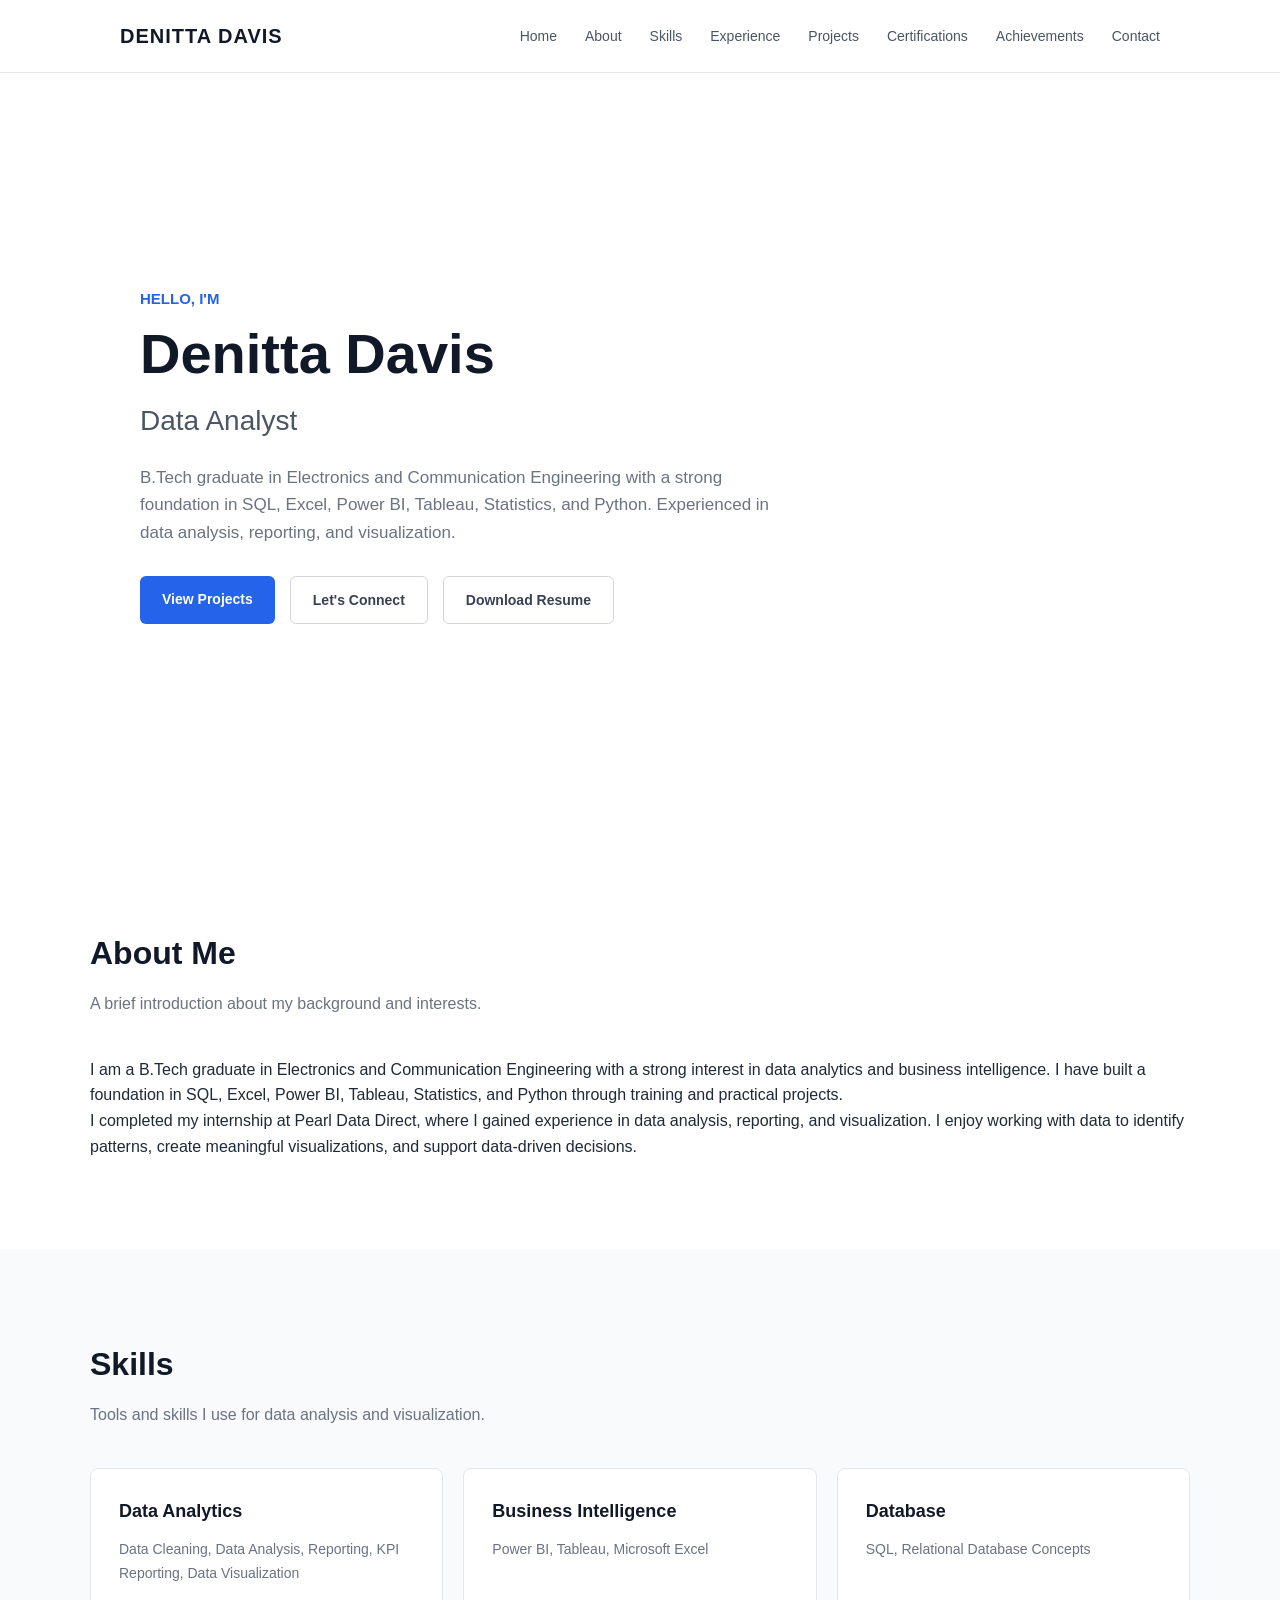
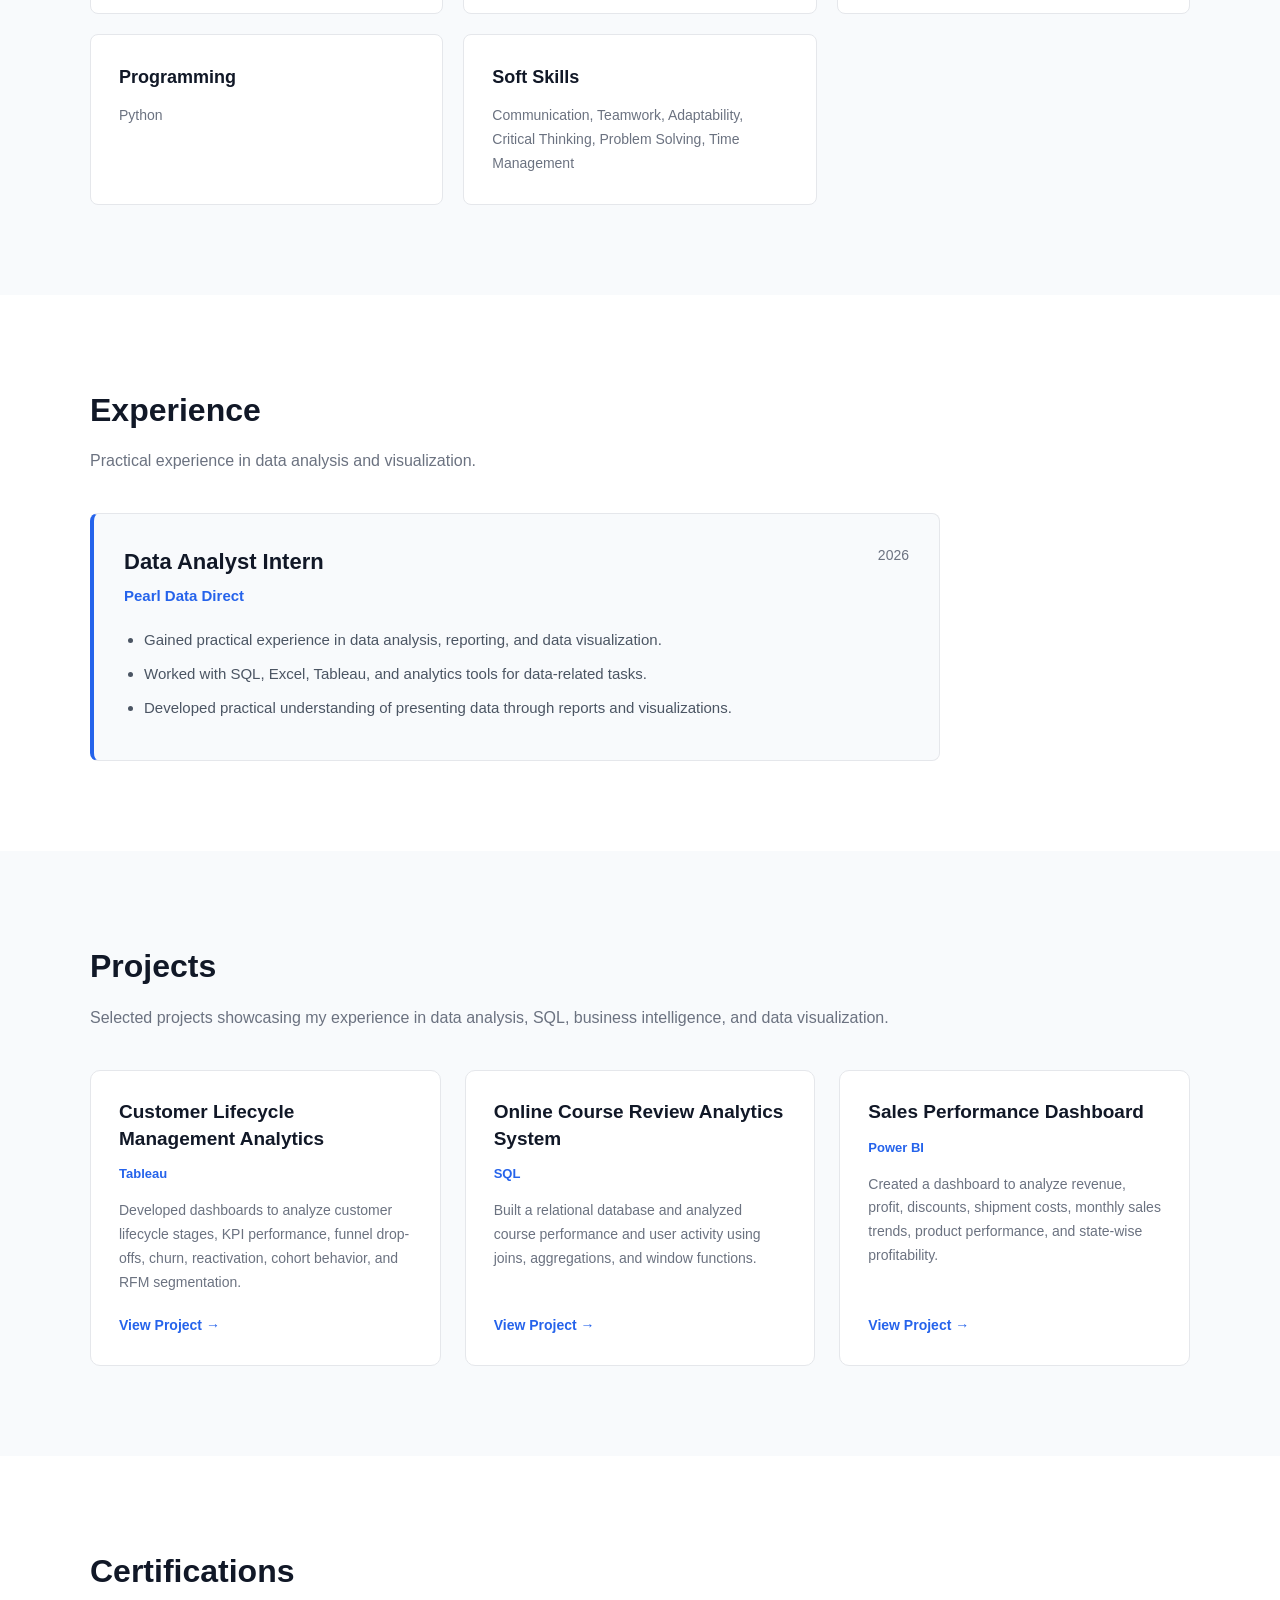
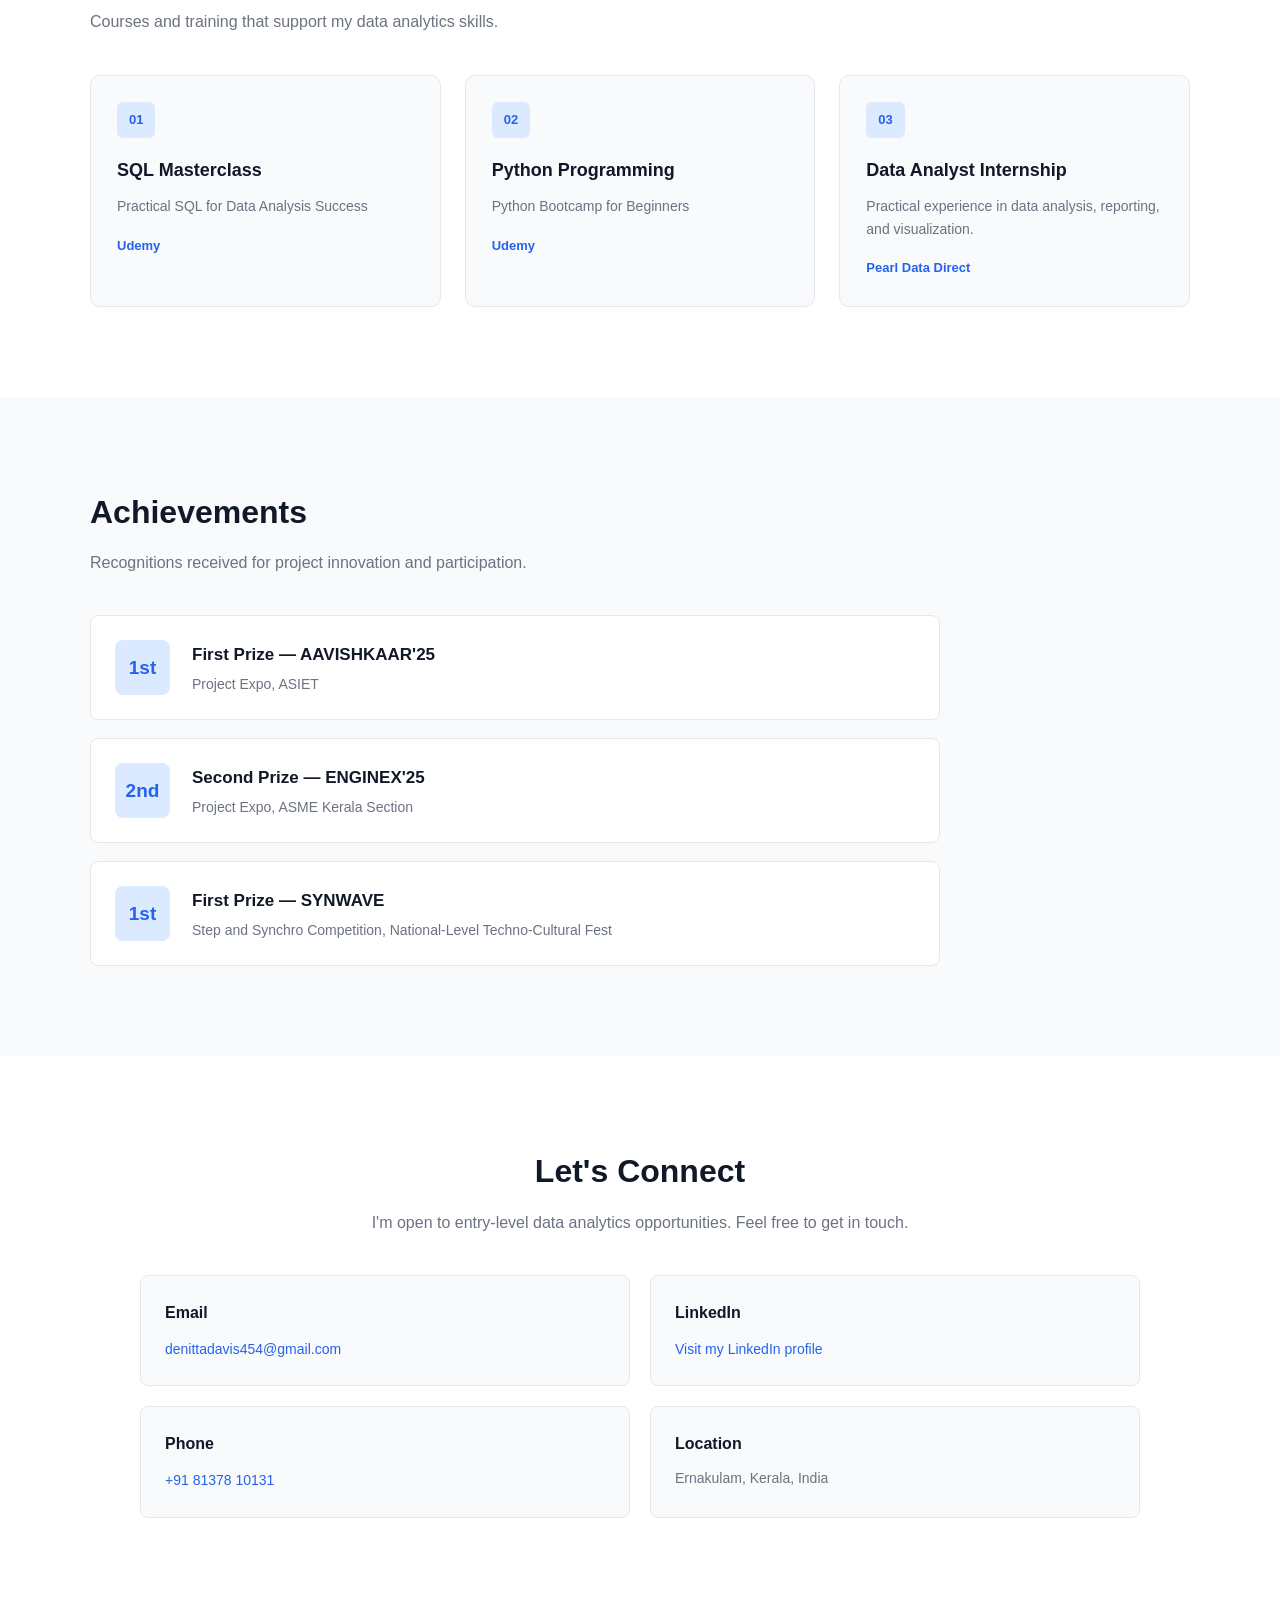
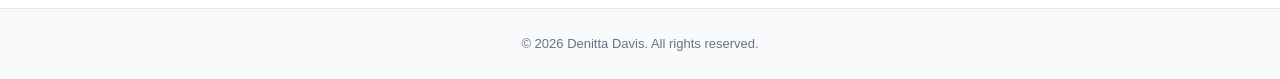
<file: index.html>
<!DOCTYPE html>
<html lang="en">
<head>
    <meta charset="UTF-8">
    <meta name="viewport" content="width=device-width, initial-scale=1.0">
    <title>Denitta Davis | Data Analyst</title>
    <link rel="stylesheet" href="style.css">
</head>
<body>

    <header>
        
        <nav>
            <div class="logo">DENITTA DAVIS</div>
            
            <ul class="nav-links">
                <li><a href="#home">Home</a></li>
                <li><a href="#about">About</a></li>
                <li><a href="#skills">Skills</a></li>
                <li><a href="#experience">Experience</a></li>
                <li><a href="#projects">Projects</a></li>
                <li><a href="#certifications">Certifications</a></li>
                <li><a href="#achievements">Achievements</a></li>
                <li><a href="#contact">Contact</a></li>
            </ul>

        </nav>
    </header>
    <section id="home">
    <div class="home-content">

        <p class="intro">HELLO, I'M</p>

        <h1>Denitta Davis</h1>

        <h2>Data Analyst</h2>

        <p class="description">
            B.Tech graduate in Electronics and Communication Engineering
            with a strong foundation in SQL, Excel, Power BI, Tableau,
            Statistics, and Python. Experienced in data analysis,
            reporting, and visualization.
        </p>

        
        <div class="button-group">
            <a href="#projects" class="btn btn-primary">View Projects</a>
            <a href="#contact" class="btn btn-secondary">Let's Connect</a>
            <a href="Denitta-Davis-Resume.pdf"
            class="btn btn-secondary"
            download>Download Resume</a>
        </div>


    </div>
</section>
<section id="about">
    <div class="section-container">

        <h2 class="section-title">About Me</h2>

        <p class="section-subtitle">
            A brief introduction about my background and interests.
        </p>

        <p>
            I am a B.Tech graduate in Electronics and Communication
            Engineering with a strong interest in data analytics and
            business intelligence. I have built a foundation in SQL,
            Excel, Power BI, Tableau, Statistics, and Python through
            training and practical projects.
        </p>

        <p>
            I completed my internship at Pearl Data Direct, where I gained
            experience in data analysis, reporting, and visualization.
            I enjoy working with data to identify patterns, create
            meaningful visualizations, and support data-driven decisions.
        </p>

    </div>
</section>
<section id="skills">
    <div class="section-container">

        <h2 class="section-title">Skills</h2>

        <p class="section-subtitle">
            Tools and skills I use for data analysis and visualization.
        </p>

        <div class="skills-grid">

            <div class="skill-card">
                <h3>Data Analytics</h3>
                <p>
                    Data Cleaning, Data Analysis, Reporting,
                    KPI Reporting, Data Visualization
                </p>
            </div>

            <div class="skill-card">
                <h3>Business Intelligence</h3>
                <p>
                    Power BI, Tableau, Microsoft Excel
                </p>
            </div>

            <div class="skill-card">
                <h3>Database</h3>
                <p>
                    SQL, Relational Database Concepts
                </p>
            </div>

            <div class="skill-card">
                <h3>Programming</h3>
                <p>
                    Python
                </p>
            </div>

            <div class="skill-card">
                <h3>Soft Skills</h3>
                <p>
                    Communication, Teamwork, Adaptability,
                    Critical Thinking, Problem Solving,
                    Time Management
                </p>
            </div>

        </div>

    </div>
</section>

<section id="experience">
    <div class="section-container">

        <h2 class="section-title">Experience</h2>

        <p class="section-subtitle">
            Practical experience in data analysis and visualization.
        </p>

        <div class="experience-card">

            <div class="experience-header">
                <div>
                    <h3>Data Analyst Intern</h3>
                    <p class="company-name">Pearl Data Direct</p>
                </div>

                <span class="experience-date">2026</span>
            </div>

            <ul class="experience-list">
                <li>
                    Gained practical experience in data analysis,
                    reporting, and data visualization.
                </li>

                <li>
                    Worked with SQL, Excel, Tableau, and analytics tools
                    for data-related tasks.
                </li>

                <li>
                    Developed practical understanding of presenting
                    data through reports and visualizations.
                </li>
            </ul>

        </div>

    </div>
</section>

<section id="projects">
    <div class="section-container">

        <h2 class="section-title">Projects</h2>

        <p class="section-subtitle">
            Selected projects showcasing my experience in data analysis,
            SQL, business intelligence, and data visualization.
        </p>

        <div class="projects-grid">

            <div class="project-card">
                <h3>Customer Lifecycle Management Analytics</h3>
                <p class="project-tools">Tableau</p>
                <p>
                    Developed dashboards to analyze customer lifecycle stages,
                    KPI performance, funnel drop-offs, churn, reactivation,
                    cohort behavior, and RFM segmentation.
                </p>
                <a href="#" class="project-link">View Project →</a>
            </div>

            <div class="project-card">
                <h3>Online Course Review Analytics System</h3>
                <p class="project-tools">SQL</p>
                <p>
                    Built a relational database and analyzed course performance
                    and user activity using joins, aggregations, and window
                    functions.
                </p>
                <a href="#" class="project-link">View Project →</a>
            </div>

            <div class="project-card">
                <h3>Sales Performance Dashboard</h3>
                <p class="project-tools">Power BI</p>
                <p>
                    Created a dashboard to analyze revenue, profit, discounts,
                    shipment costs, monthly sales trends, product performance,
                    and state-wise profitability.
                </p>
                <a href="#" class="project-link">View Project →</a>
            </div>

        </div>

    </div>
</section>


<section id="certifications">
    <div class="section-container">

        <h2 class="section-title">Certifications</h2>

        <p class="section-subtitle">
            Courses and training that support my data analytics skills.
        </p>

        <div class="certifications-grid">

            <div class="certification-card">
                <div class="certification-icon">01</div>
                <h3>SQL Masterclass</h3>
                <p>Practical SQL for Data Analysis Success</p>
                <span>Udemy</span>
            </div>

            <div class="certification-card">
                <div class="certification-icon">02</div>
                <h3>Python Programming</h3>
                <p>Python Bootcamp for Beginners</p>
                <span>Udemy</span>
            </div>

            <div class="certification-card">
                <div class="certification-icon">03</div>
                <h3>Data Analyst Internship</h3>
                <p>Practical experience in data analysis, reporting, and visualization.</p>
                <span>Pearl Data Direct</span>
            </div>

        </div>

    </div>
</section>


<section id="achievements">
    <div class="section-container">

        <h2 class="section-title">Achievements</h2>

        <p class="section-subtitle">
            Recognitions received for project innovation and participation.
        </p>

        <div class="achievements-list">

            <div class="achievement-card">
                <div class="achievement-rank">1st</div>
                <div>
                    <h3>First Prize — AAVISHKAAR'25</h3>
                    <p>Project Expo, ASIET</p>
                </div>
            </div>

            <div class="achievement-card">
                <div class="achievement-rank">2nd</div>
                <div>
                    <h3>Second Prize — ENGINEX'25</h3>
                    <p>Project Expo, ASME Kerala Section</p>
                </div>
            </div>

            <div class="achievement-card">
                <div class="achievement-rank">1st</div>
                <div>
                    <h3>First Prize — SYNWAVE</h3>
                    <p>Step and Synchro Competition, National-Level Techno-Cultural Fest</p>
                </div>
            </div>

        </div>

    </div>
</section>


<section id="contact">
    <div class="section-container contact-container">

        <h2 class="section-title">Let's Connect</h2>

        <p class="section-subtitle">
            I'm open to entry-level data analytics opportunities.
            Feel free to get in touch.
        </p>

        <div class="contact-card">

            <div class="contact-item">
                <h3>Email</h3>
                <a href="mailto:denittadavis454@gmail.com">
                    denittadavis454@gmail.com
                </a>
            </div>

            <div class="contact-item">
                <h3>LinkedIn</h3>
                <a href="https://www.linkedin.com/in/denitta-davis/"
                   target="_blank" rel="noopener noreferrer">
                    Visit my LinkedIn profile
                </a>
            </div>

            
            
            <div class="contact-item">
                <h3>Phone</h3>
                <a href="tel:+918137810131">+91 81378 10131</a>
            </div>



            <div class="contact-item">
                <h3>Location</h3>
                <p>Ernakulam, Kerala, India</p>
            </div>

        </div>

    </div>
</section>

<footer>
    <p>© 2026 Denitta Davis. All rights reserved.</p>
</footer>




</body>
</html>
</file>
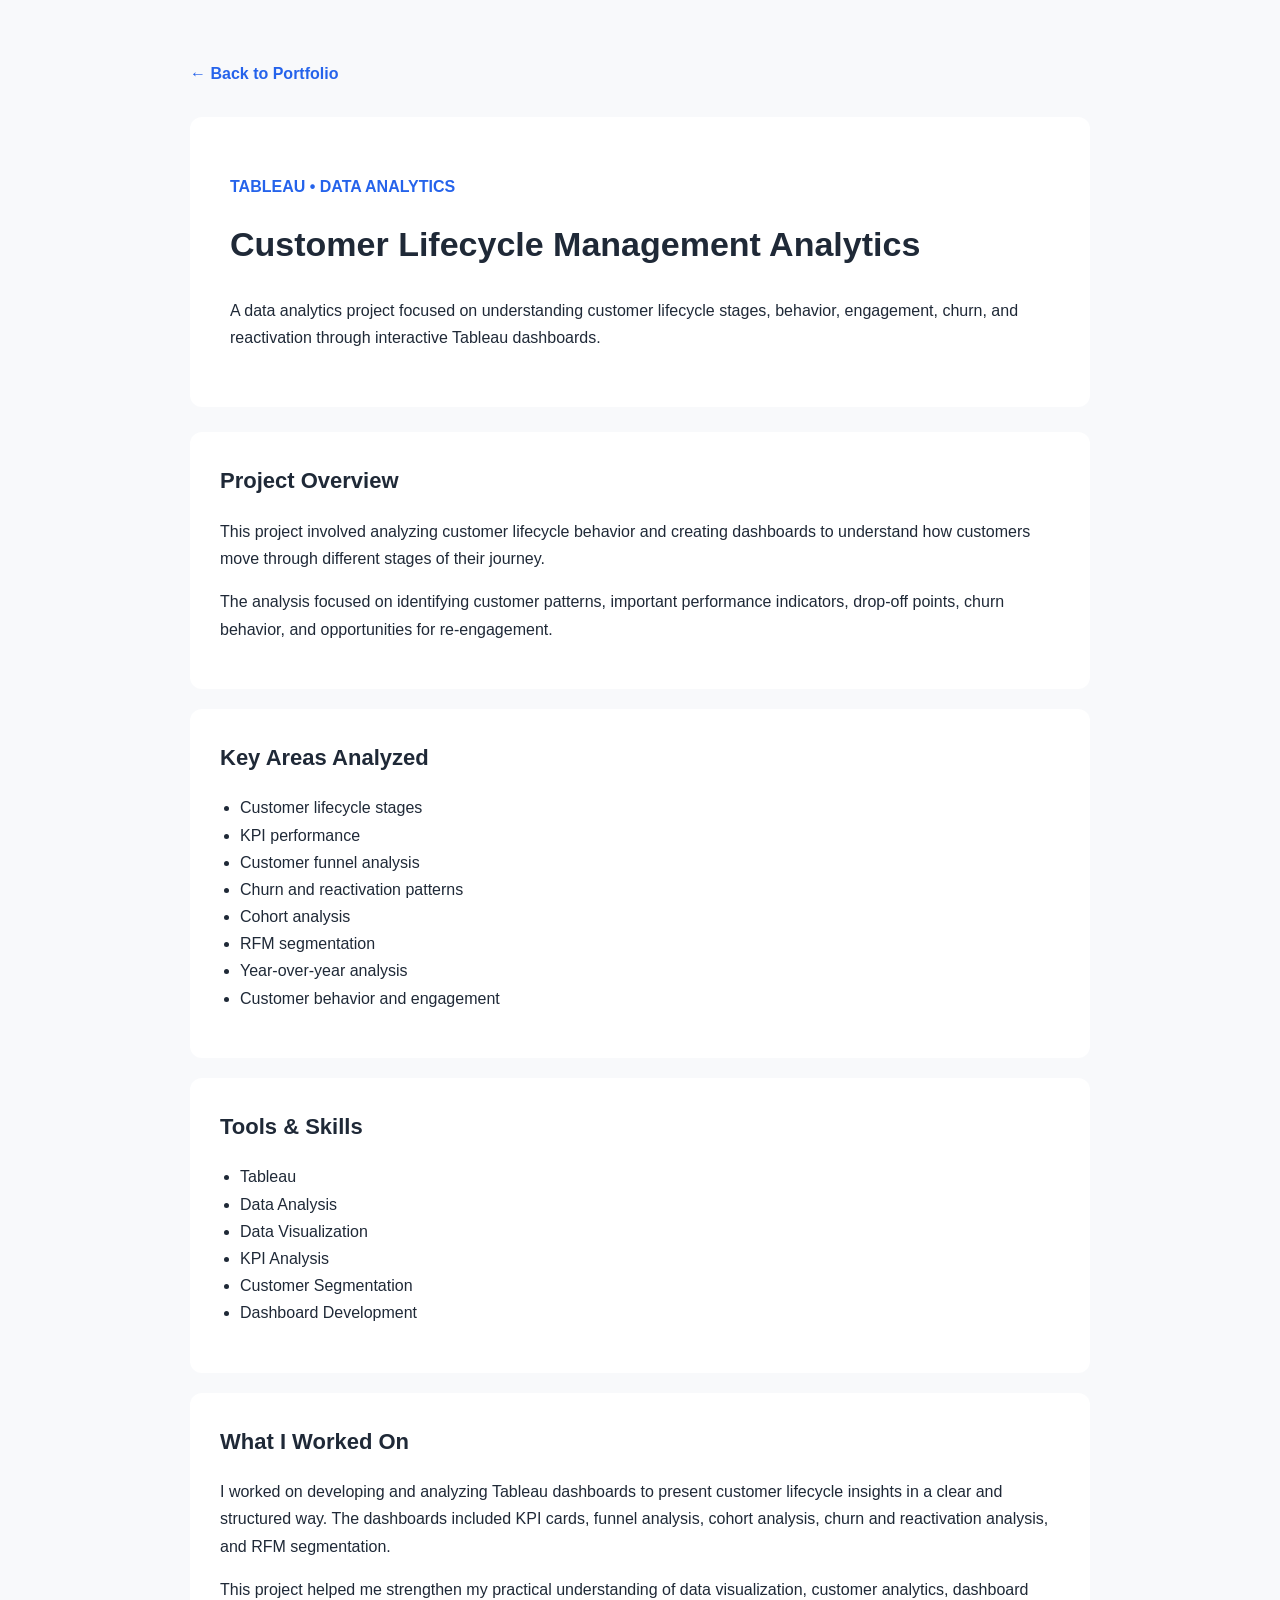
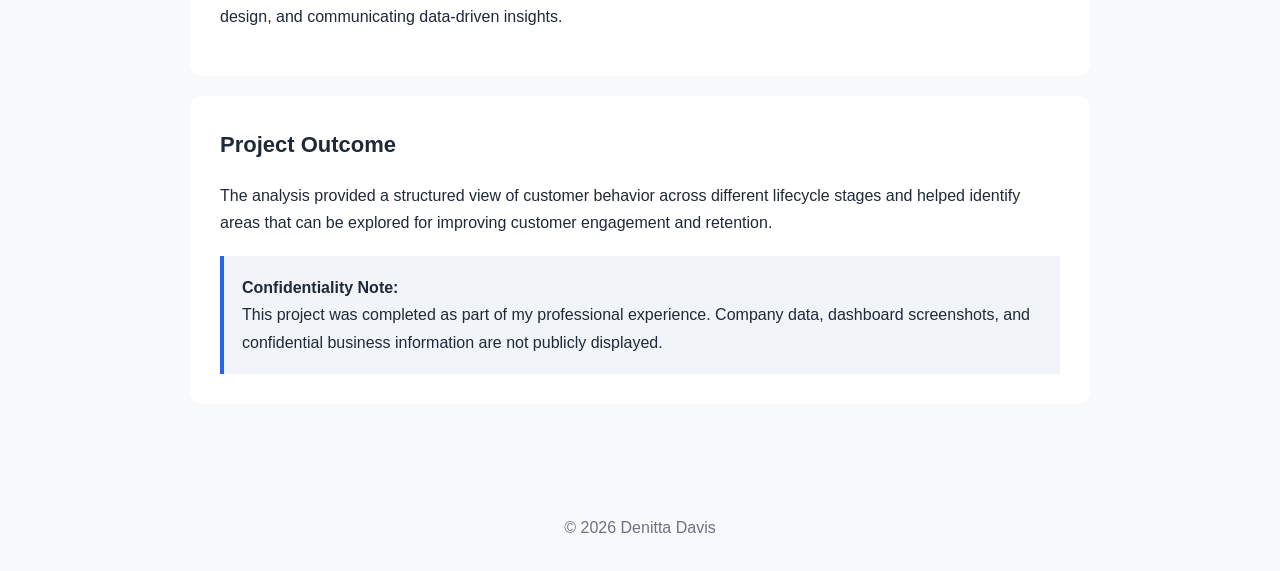
<file: tableau-project.html>
<!DOCTYPE html>
<html lang="en">
<head>
    <meta charset="UTF-8">
    <meta name="viewport" content="width=device-width, initial-scale=1.0">
    <title>Customer Lifecycle Management Analytics | Denitta Davis</title>

    <style>
        body {
            margin: 0;
            font-family: Arial, sans-serif;
            background: #f8f9fb;
            color: #1f2937;
            line-height: 1.7;
        }

        .container {
            width: 90%;
            max-width: 900px;
            margin: auto;
            padding: 60px 0;
        }

        .back-link {
            display: inline-block;
            margin-bottom: 30px;
            color: #2563eb;
            text-decoration: none;
            font-weight: 600;
        }

        .back-link:hover {
            text-decoration: underline;
        }

        .project-header {
            background: white;
            padding: 40px;
            border-radius: 12px;
            margin-bottom: 25px;
        }

        .project-header h1 {
            margin-top: 0;
            font-size: 34px;
        }

        .project-tools {
            color: #2563eb;
            font-weight: 600;
        }

        .section {
            background: white;
            padding: 30px;
            border-radius: 12px;
            margin-bottom: 20px;
        }

        .section h2 {
            margin-top: 0;
            font-size: 22px;
        }

        .section ul {
            padding-left: 20px;
        }

        .confidentiality {
            background: #f1f5f9;
            border-left: 4px solid #2563eb;
            padding: 18px;
            margin-top: 20px;
        }

        .footer {
            text-align: center;
            padding: 30px;
            color: #6b7280;
        }
    </style>
</head>

<body>

    <div class="container">

        <a href="index.html" class="back-link">← Back to Portfolio</a>

        <div class="project-header">
            <p class="project-tools">TABLEAU • DATA ANALYTICS</p>

            <h1>Customer Lifecycle Management Analytics</h1>

            <p>
                A data analytics project focused on understanding customer
                lifecycle stages, behavior, engagement, churn, and
                reactivation through interactive Tableau dashboards.
            </p>
        </div>

        <div class="section">
            <h2>Project Overview</h2>

            <p>
                This project involved analyzing customer lifecycle behavior
                and creating dashboards to understand how customers move
                through different stages of their journey.
            </p>

            <p>
                The analysis focused on identifying customer patterns,
                important performance indicators, drop-off points,
                churn behavior, and opportunities for re-engagement.
            </p>
        </div>

        <div class="section">
            <h2>Key Areas Analyzed</h2>

            <ul>
                <li>Customer lifecycle stages</li>
                <li>KPI performance</li>
                <li>Customer funnel analysis</li>
                <li>Churn and reactivation patterns</li>
                <li>Cohort analysis</li>
                <li>RFM segmentation</li>
                <li>Year-over-year analysis</li>
                <li>Customer behavior and engagement</li>
            </ul>
        </div>

        <div class="section">
            <h2>Tools & Skills</h2>

            <ul>
                <li>Tableau</li>
                <li>Data Analysis</li>
                <li>Data Visualization</li>
                <li>KPI Analysis</li>
                <li>Customer Segmentation</li>
                <li>Dashboard Development</li>
            </ul>
        </div>

        <div class="section">
            <h2>What I Worked On</h2>

            <p>
                I worked on developing and analyzing Tableau dashboards to
                present customer lifecycle insights in a clear and structured
                way. The dashboards included KPI cards, funnel analysis,
                cohort analysis, churn and reactivation analysis, and RFM
                segmentation.
            </p>

            <p>
                This project helped me strengthen my practical understanding
                of data visualization, customer analytics, dashboard design,
                and communicating data-driven insights.
            </p>
        </div>

        <div class="section">
            <h2>Project Outcome</h2>

            <p>
                The analysis provided a structured view of customer behavior
                across different lifecycle stages and helped identify areas
                that can be explored for improving customer engagement and
                retention.
            </p>

            <div class="confidentiality">
                <strong>Confidentiality Note:</strong><br>
                This project was completed as part of my professional
                experience. Company data, dashboard screenshots, and
                confidential business information are not publicly displayed.
            </div>
        </div>

    </div>

    <div class="footer">
        © 2026 Denitta Davis
    </div>

</body>
</html>
</file>
<file: style.css>
/* ================================
   DENITTA DAVIS - PORTFOLIO
   Minimal Professional Theme
================================ */

/* ---------- General ---------- */

* {
    margin: 0;
    padding: 0;
    box-sizing: border-box;
}

html {
    scroll-behavior: smooth;
}

body {
    font-family: Arial, Helvetica, sans-serif;
    background-color: #ffffff;
    color: #1f2937;
    line-height: 1.6;
}

/* ---------- Navigation ---------- */

header {
    width: 100%;
    background-color: #ffffff;
    border-bottom: 1px solid #e5e7eb;
    position: sticky;
    top: 0;
    z-index: 1000;
}

nav {
    max-width: 1100px;
    margin: 0 auto;
    padding: 20px 30px;
    display: flex;
    justify-content: space-between;
    align-items: center;
}

.logo {
    font-size: 20px;
    font-weight: 700;
    letter-spacing: 1px;
    color: #111827;
}

.nav-links {
    list-style: none;
    display: flex;
    gap: 28px;
}

.nav-links a {
    text-decoration: none;
    color: #4b5563;
    font-size: 14px;
    font-weight: 500;
    transition: color 0.3s ease;
}

.nav-links a:hover {
    color: #2563eb;
}

/* ---------- Home Section ---------- */

#home {
    min-height: 85vh;
    display: flex;
    align-items: center;
    justify-content: center;
    padding: 80px 30px;
}

.home-content {
    max-width: 1000px;
    width: 100%;
}

.home-content p.intro {
    color: #2563eb;
    font-size: 15px;
    font-weight: 600;
    margin-bottom: 12px;
}

.home-content h1 {
    font-size: 56px;
    line-height: 1.1;
    color: #111827;
    margin-bottom: 15px;
}

.home-content h2 {
    font-size: 28px;
    font-weight: 500;
    color: #4b5563;
    margin-bottom: 20px;
}

.home-content .description {
    max-width: 650px;
    font-size: 17px;
    color: #6b7280;
    margin-bottom: 30px;
}

.button-group {
    display: flex;
    gap: 15px;
    flex-wrap: wrap;
}

.btn {
    display: inline-block;
    padding: 12px 22px;
    border-radius: 6px;
    text-decoration: none;
    font-size: 14px;
    font-weight: 600;
    transition: all 0.3s ease;
}

.btn-primary {
    background-color: #2563eb;
    color: #ffffff;
}

.btn-primary:hover {
    background-color: #1d4ed8;
}

.btn-secondary {
    border: 1px solid #d1d5db;
    color: #374151;
    background-color: #ffffff;
}

.btn-secondary:hover {
    border-color: #2563eb;
    color: #2563eb;
}

/* ---------- Common Sections ---------- */

section {
    padding: 90px 30px;
}

.section-container {
    max-width: 1100px;
    margin: 0 auto;
}

.section-title {
    font-size: 32px;
    color: #111827;
    margin-bottom: 12px;
}

.section-subtitle {
    color: #6b7280;
    margin-bottom: 40px;
}

/* ---------- Responsive Navigation ---------- */

@media (max-width: 768px) {

    nav {
        flex-direction: column;
        gap: 15px;
    }

    .nav-links {
        gap: 15px;
        flex-wrap: wrap;
        justify-content: center;
    }

    .home-content h1 {
        font-size: 42px;
    }

    .home-content h2 {
        font-size: 23px;
    }
}

/* ---------- Skills Section ---------- */

#skills {
    background-color: #f8fafc;
}

.skills-grid {
    display: grid;
    grid-template-columns: repeat(3, 1fr);
    gap: 20px;
}

.skill-card {
    background-color: #ffffff;
    border: 1px solid #e5e7eb;
    border-radius: 8px;
    padding: 28px;
    transition: transform 0.3s ease, box-shadow 0.3s ease;
}

.skill-card:hover {
    transform: translateY(-4px);
    box-shadow: 0 8px 25px rgba(0, 0, 0, 0.08);
}

.skill-card h3 {
    color: #111827;
    font-size: 18px;
    margin-bottom: 12px;
}

.skill-card p {
    color: #6b7280;
    font-size: 14px;
    line-height: 1.7;
}

/* ---------- Skills Responsive ---------- */

@media (max-width: 768px) {
    .skills-grid {
        grid-template-columns: 1fr;
    }
}

/* ---------- Experience Section ---------- */

#experience {
    background-color: #ffffff;
}

.experience-card {
    max-width: 850px;
    background-color: #f8fafc;
    border: 1px solid #e5e7eb;
    border-left: 4px solid #2563eb;
    border-radius: 8px;
    padding: 30px;
}

.experience-header {
    display: flex;
    justify-content: space-between;
    align-items: flex-start;
    gap: 20px;
    margin-bottom: 20px;
}

.experience-header h3 {
    font-size: 22px;
    color: #111827;
    margin-bottom: 5px;
}

.company-name {
    color: #2563eb;
    font-size: 15px;
    font-weight: 600;
}

.experience-date {
    color: #6b7280;
    font-size: 14px;
    white-space: nowrap;
}

.experience-list {
    padding-left: 20px;
}

.experience-list li {
    color: #4b5563;
    font-size: 15px;
    margin-bottom: 10px;
}

/* ---------- Experience Responsive ---------- */

@media (max-width: 768px) {
    .experience-header {
        flex-direction: column;
        gap: 8px;
    }
}


/* ---------- Projects Section ---------- */

#projects {
    background-color: #f8fafc;
}

.projects-grid {
    display: grid;
    grid-template-columns: repeat(3, 1fr);
    gap: 24px;
}

.project-card {
    background-color: #ffffff;
    border: 1px solid #e5e7eb;
    border-radius: 10px;
    padding: 28px;
    display: flex;
    flex-direction: column;
    transition: transform 0.3s ease, box-shadow 0.3s ease;
}

.project-card:hover {
    transform: translateY(-5px);
    box-shadow: 0 10px 28px rgba(0, 0, 0, 0.08);
}

.project-card h3 {
    font-size: 19px;
    line-height: 1.4;
    color: #111827;
    margin-bottom: 12px;
}

.project-tools {
    color: #2563eb;
    font-size: 13px;
    font-weight: 700;
    margin-bottom: 14px;
}

.project-card p:not(.project-tools) {
    color: #6b7280;
    font-size: 14px;
    line-height: 1.7;
    margin-bottom: 20px;
}

.project-link {
    margin-top: auto;
    color: #2563eb;
    text-decoration: none;
    font-size: 14px;
    font-weight: 600;
}

.project-link:hover {
    color: #1d4ed8;
    text-decoration: underline;
}

/* Responsive project cards */

@media (max-width: 900px) {
    .projects-grid {
        grid-template-columns: repeat(2, 1fr);
    }
}

@media (max-width: 600px) {
    .projects-grid {
        grid-template-columns: 1fr;
    }
}


/* ---------- Certifications Section ---------- */

#certifications {
    background-color: #ffffff;
}

.certifications-grid {
    display: grid;
    grid-template-columns: repeat(3, 1fr);
    gap: 24px;
}

.certification-card {
    padding: 26px;
    background-color: #f8fafc;
    border: 1px solid #e5e7eb;
    border-radius: 10px;
    transition: transform 0.3s ease, box-shadow 0.3s ease;
}

.certification-card:hover {
    transform: translateY(-4px);
    box-shadow: 0 8px 24px rgba(0, 0, 0, 0.07);
}

.certification-icon {
    display: inline-block;
    color: #2563eb;
    background-color: #dbeafe;
    padding: 8px 12px;
    border-radius: 6px;
    font-size: 13px;
    font-weight: 700;
    margin-bottom: 18px;
}

.certification-card h3 {
    color: #111827;
    font-size: 18px;
    margin-bottom: 10px;
}

.certification-card p {
    color: #6b7280;
    font-size: 14px;
    margin-bottom: 14px;
}

.certification-card span {
    color: #2563eb;
    font-size: 13px;
    font-weight: 600;
}

@media (max-width: 900px) {
    .certifications-grid {
        grid-template-columns: repeat(2, 1fr);
    }
}

@media (max-width: 600px) {
    .certifications-grid {
        grid-template-columns: 1fr;
    }
}


/* ---------- Achievements Section ---------- */

#achievements {
    background-color: #f8fafc;
}

.achievements-list {
    display: flex;
    flex-direction: column;
    gap: 18px;
    max-width: 850px;
}

.achievement-card {
    display: flex;
    align-items: center;
    gap: 22px;
    padding: 24px;
    background-color: #ffffff;
    border: 1px solid #e5e7eb;
    border-radius: 8px;
    transition: transform 0.3s ease, box-shadow 0.3s ease;
}

.achievement-card:hover {
    transform: translateX(4px);
    box-shadow: 0 6px 20px rgba(0, 0, 0, 0.06);
}

.achievement-rank {
    min-width: 55px;
    height: 55px;
    display: flex;
    align-items: center;
    justify-content: center;
    background-color: #dbeafe;
    color: #2563eb;
    border-radius: 8px;
    font-size: 19px;
    font-weight: 700;
}

.achievement-card h3 {
    color: #111827;
    font-size: 17px;
    margin-bottom: 5px;
}

.achievement-card p {
    color: #6b7280;
    font-size: 14px;
}

@media (max-width: 600px) {
    .achievement-card {
        padding: 18px;
        gap: 14px;
    }
}


/* ---------- Contact Section ---------- */

#contact {
    background-color: #ffffff;
}

.contact-container {
    text-align: center;
}

.contact-container .section-subtitle {
    max-width: 600px;
    margin-left: auto;
    margin-right: auto;
}

.contact-card {
    max-width: 1000px;
    margin: 0 auto;
    display: grid;
    grid-template-columns: repeat(2, 1fr);
    gap: 20px;
    text-align: left;
}


.contact-item {
    padding: 24px;
    background-color: #f8fafc;
    border: 1px solid #e5e7eb;
    border-radius: 8px;
    overflow-wrap: anywhere;
}

.contact-item h3 {
    color: #111827;
    font-size: 16px;
    margin-bottom: 10px;
}

.contact-item a {
    color: #2563eb;
    font-size: 14px;
    text-decoration: none;
}

.contact-item a:hover {
    text-decoration: underline;
}

.contact-item p {
    color: #6b7280;
    font-size: 14px;
}

footer {
    padding: 25px 20px;
    background-color: #f8fafc;
    border-top: 1px solid #e5e7eb;
    text-align: center;
}

footer p {
    color: #6b7280;
    font-size: 13px;
}

@media (max-width: 768px) {
    .contact-card {
        grid-template-columns: 1fr;
    }
}
</file>
